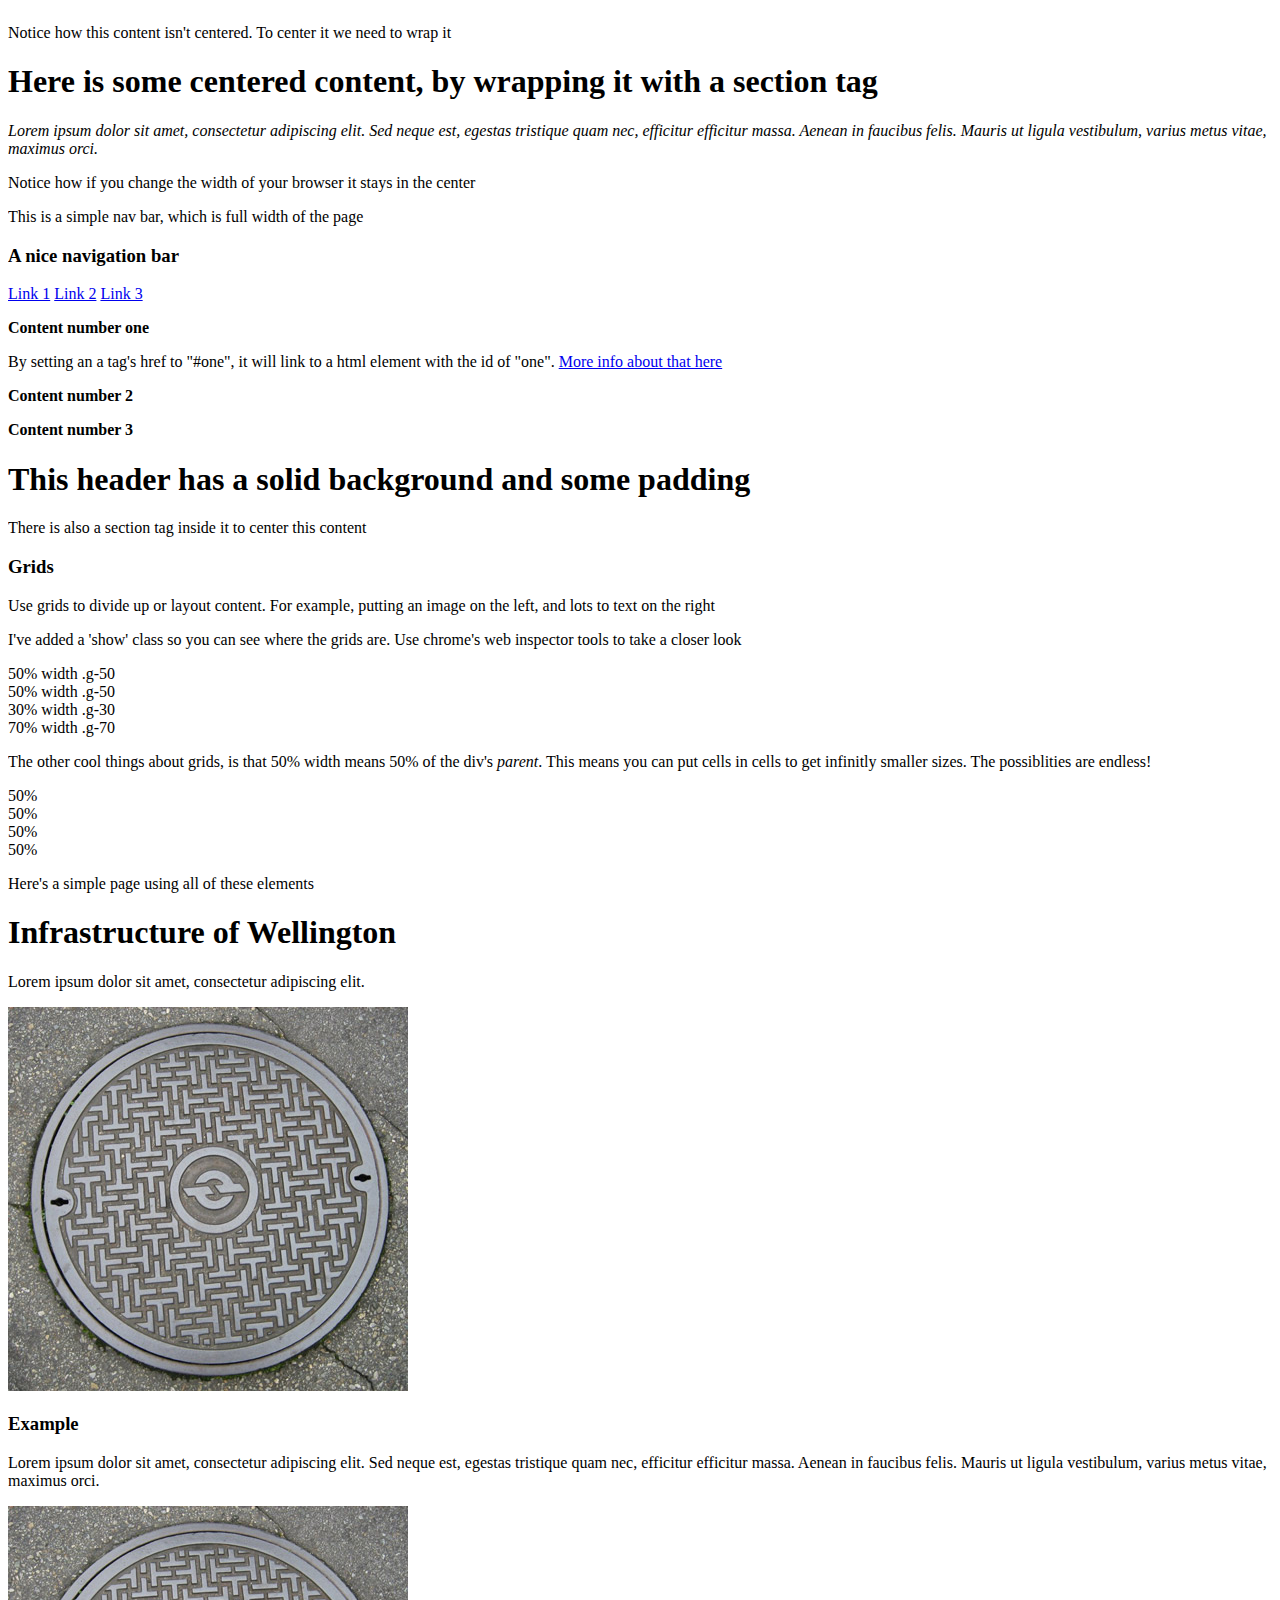
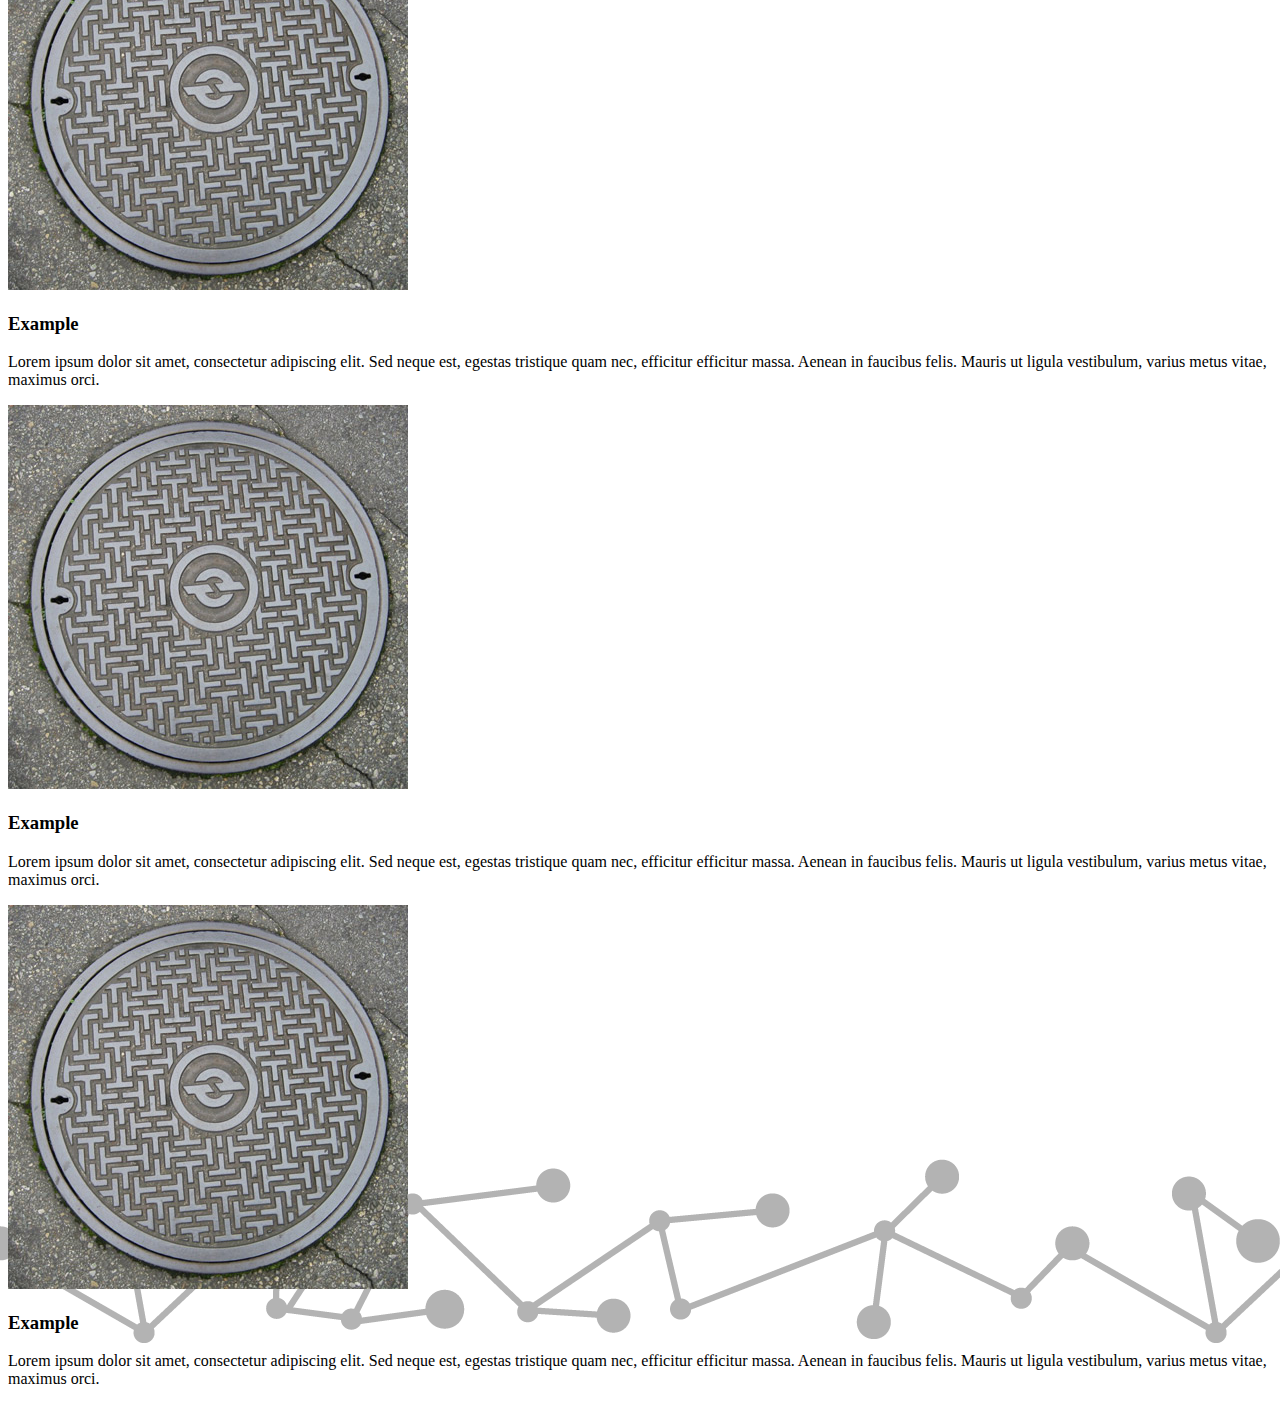
<file: index.html>
<!DOCTYPE HTML>

<html>

<head>
	<meta http-equiv="Content-Type" content="text/html; charset=UTF-8" />
	<title>Your Website</title>
	<link rel="stylesheet" type="text/css" href="css/style.css">
</head>

<body>

<p>Notice how this content isn't centered. To center it we need to wrap it</p>

	<section>
		<h1>Here is some centered content, by wrapping it with a section tag</h1>
		<p><em>Lorem ipsum dolor sit amet, consectetur adipiscing elit. Sed neque est, egestas tristique quam nec, efficitur efficitur massa. Aenean in faucibus felis. Mauris ut ligula vestibulum, varius metus vitae, maximus orci. </em></p>

		<p>Notice how if you change the width of your browser it stays in the center</p>
	</section>

	<section>
		<p>This is a simple nav bar, which is full width of the page</p>
	</section>
	<nav>
		<h3>A nice navigation bar</h3>
		<a href="#one">Link 1</a>
		<a href="#two">Link 2</a>
		<a href="#three">Link 3</a>
	</nav>

	<section id="one">
		<p><strong>Content number one</strong></p>
		<p>By setting an a tag's href to "#one", it will link to a html element with the id of "one". <a href="https://css-tricks.com/hash-tag-links-padding/">More info about that here</a></p>
	</section>

	<section id="two">
		<p><strong>Content number 2</strong></p>
	</section>

	<section id="three">
		<p><strong>Content number 3</strong></p>
	</section>

	<header>
		<section>
			<h1>This header has a solid background and some padding</h1>
			<p>There is also a section tag inside it to center this content</p>
		</section>
	</header>

	

	<section>
		<h3>Grids</h3>

		<p>Use grids to divide up or layout content. For example, putting an image on the left, and lots to text on the right</p>

		<p>I've added a 'show' class so you can see where the grids are. Use chrome's web inspector tools to take a closer look</p>


		<div class="g-row show"> <!--first wrap all grid cells in a g-row-->
			<div class="g-50 show">
				50% width .g-50
			</div>
			<div class="g-50 show">
				50% width .g-50
			</div>

			<div class="g-30 show">
				30% width .g-30
			</div>

			<div class="g-70 show">
				70% width .g-70
			</div>
		</div>

		<p>The other cool things about grids, is that 50% width means 50% of the div's <em>parent</em>. This means you can put cells in cells to get infinitly smaller sizes. The possiblities are endless!</p>

		<div class="g-row show"> <!--first wrap all grid cells in a g-row-->
			<div class="g-50 show">
				<div class="g-50 show">
					<div class="g-50 show">
						50%
					</div>
					<div class="g-50 show">
						50%
					</div>
				</div>
				<div class="g-50 show">
					50%
				</div>
			</div>
			<div class="g-50 show">
				50%
			</div>
		</div>

		<p>Here's a simple page using all of these elements</p>
	</section>

	<header>
		<section>
			<h1>Infrastructure of Wellington</h1>
			<p>Lorem ipsum dolor sit amet, consectetur adipiscing elit.</p>
		</section>
	</header>

	<section>
		<div class="g-row">
			<div class="g-30">
				<img src="img/cover.jpg">
			</div>
			<div class="g-70 padded">
				<h3>Example</h3>
				<p>Lorem ipsum dolor sit amet, consectetur adipiscing elit. Sed neque est, egestas tristique quam nec, efficitur efficitur massa. Aenean in faucibus felis. Mauris ut ligula vestibulum, varius metus vitae, maximus orci.</p>
			</div>
		</div>

		<div class="g-row">
			<div class="g-30">
				<img src="img/cover.jpg">
			</div>
			<div class="g-70 padded">
				<h3>Example</h3>
				<p>Lorem ipsum dolor sit amet, consectetur adipiscing elit. Sed neque est, egestas tristique quam nec, efficitur efficitur massa. Aenean in faucibus felis. Mauris ut ligula vestibulum, varius metus vitae, maximus orci.</p>
			</div>
		</div>

		<div class="g-row">
			<div class="g-30">
				<img src="img/cover.jpg">
			</div>
			<div class="g-70 padded">
				<h3>Example</h3>
				<p>Lorem ipsum dolor sit amet, consectetur adipiscing elit. Sed neque est, egestas tristique quam nec, efficitur efficitur massa. Aenean in faucibus felis. Mauris ut ligula vestibulum, varius metus vitae, maximus orci.</p>
			</div>
		</div>

		<div class="g-row">
			<div class="g-30">
				<img src="img/cover.jpg">
			</div>
			<div class="g-70 padded">
				<h3>Example</h3>
				<p>Lorem ipsum dolor sit amet, consectetur adipiscing elit. Sed neque est, egestas tristique quam nec, efficitur efficitur massa. Aenean in faucibus felis. Mauris ut ligula vestibulum, varius metus vitae, maximus orci.</p>
			</div>
		</div>
	</section>

</body>

</html>
</file>
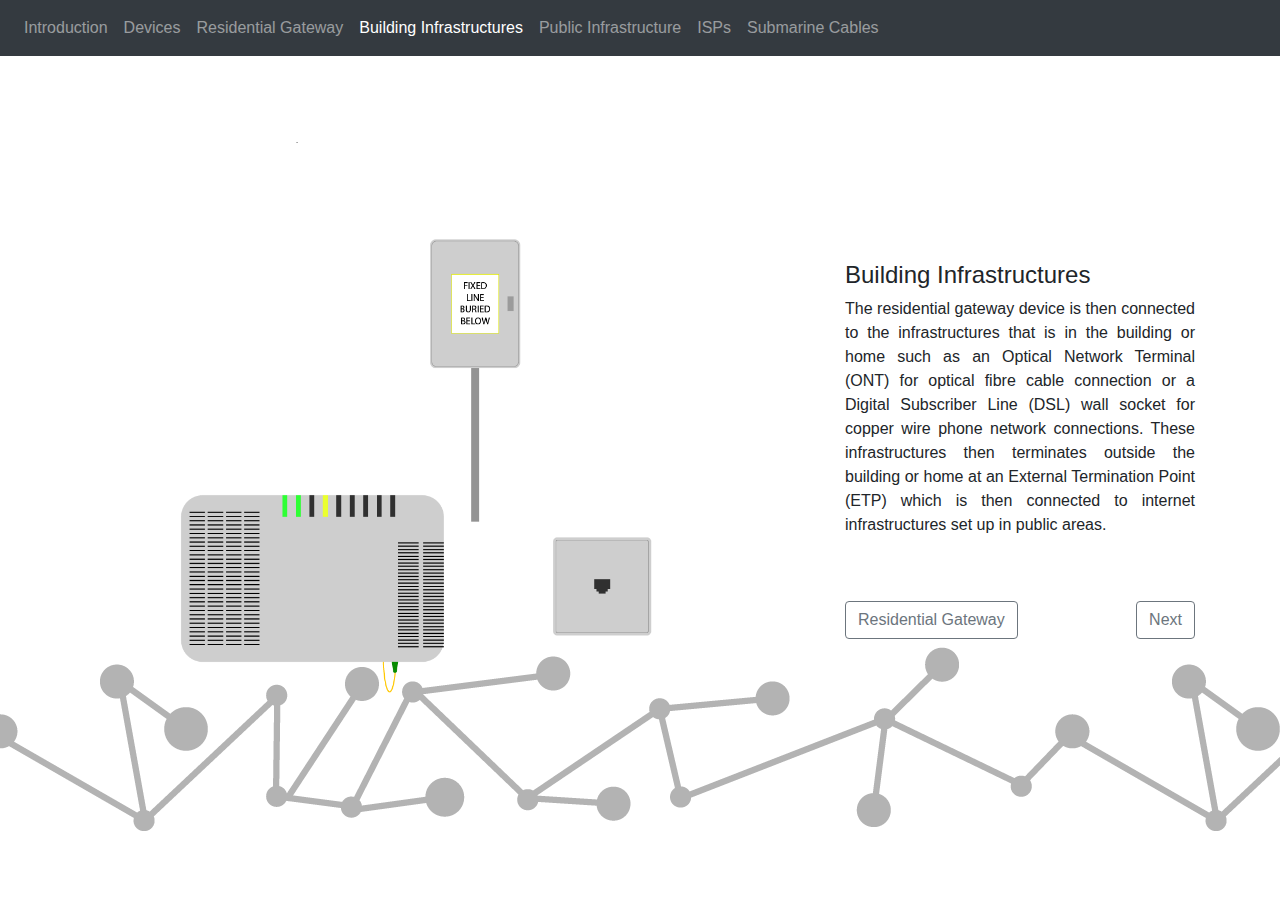
<file: building.html>
<!doctype html>
<html lang="en">

<head>
  <!-- Required meta tags -->
  <meta charset="utf-8">
  <meta name="viewport" content="width=device-width, initial-scale=1, shrink-to-fit=no">

  <!-- Bootstrap CSS -->
  <link rel="stylesheet" href="https://stackpath.bootstrapcdn.com/bootstrap/4.3.1/css/bootstrap.min.css" integrity="sha384-ggOyR0iXCbMQv3Xipma34MD+dH/1fQ784/j6cY/iJTQUOhcWr7x9JvoRxT2MZw1T" crossorigin="anonymous">

  <link rel="stylesheet" href="css/style.css">

  <title>Internet Infrastructure in Wellington</title>
</head>

<body>
  <nav class="navbar navbar-expand-md navbar-dark fixed-top bg-dark">
    <button class="navbar-toggler" type="button" data-toggle="collapse" data-target="#navbarCollapse" aria-controls="navbarCollapse" aria-expanded="false" aria-label="Toggle navigation">
      <span class="navbar-toggler-icon"></span>
    </button>
    <div class="collapse navbar-collapse" id="navbarCollapse">
      <ul class="navbar-nav mr-auto">
        <li class="nav-item">
          <a class="nav-link" href="index.html">Introduction</a>
        </li>
        <li class="nav-item">
          <a class="nav-link" href="device.html">Devices</a>
        </li>
        <li class="nav-item">
          <a class="nav-link" href="gateway.html">Residential Gateway</a>
        </li>
        <li class="nav-item">
          <a class="nav-link active" href="building.html">Building Infrastructures</a>
        </li>
        <li class="nav-item">
          <a class="nav-link" href="public.html">Public Infrastructure</a>
        </li>
        <li class="nav-item">
          <a class="nav-link" href="isp.html">ISPs</a>
        </li>
        <li class="nav-item">
          <a class="nav-link" href="cable.html">Submarine Cables</a>
        </li>
      </ul>
    </div>
  </nav>

  <main role="main">
    <div class="container mx-auto">

      <div class="row min-vh-100">
        <span id="homefix"></span>
        <div class="col-8 my-auto"><img src="img/homefix.png" class="img-fluid" alt="Fixed Line Point"></div>
        <div class="col-4 my-auto">
          <h4 class="text-left">Building Infrastructures</h4>
          <p class="text-justify">The residential gateway device is then connected to the infrastructures that is in the building or home such as an Optical Network Terminal (ONT) for optical fibre cable connection or a Digital Subscriber Line (DSL)
            wall socket for copper wire phone network connections. These infrastructures then terminates outside the building or home at an External Termination Point (ETP) which is then connected to internet infrastructures set up in public areas.</p>
          <br />
          <br />
          <a class="btn btn-outline-secondary float-left" href="gateway.html" role="button">Residential Gateway</a>
          <a class="btn btn-outline-secondary float-right" href="public.html" role="button">Next</a>
        </div>
      </div>

    </div>
  </main>

  <!-- Optional JavaScript -->
  <!-- jQuery first, then Popper.js, then Bootstrap JS -->
  <script src="https://code.jquery.com/jquery-3.3.1.slim.min.js" integrity="sha384-q8i/X+965DzO0rT7abK41JStQIAqVgRVzpbzo5smXKp4YfRvH+8abtTE1Pi6jizo" crossorigin="anonymous"></script>
  <script src="https://cdnjs.cloudflare.com/ajax/libs/popper.js/1.14.7/umd/popper.min.js" integrity="sha384-UO2eT0CpHqdSJQ6hJty5KVphtPhzWj9WO1clHTMGa3JDZwrnQq4sF86dIHNDz0W1" crossorigin="anonymous"></script>
  <script src="https://stackpath.bootstrapcdn.com/bootstrap/4.3.1/js/bootstrap.min.js" integrity="sha384-JjSmVgyd0p3pXB1rRibZUAYoIIy6OrQ6VrjIEaFf/nJGzIxFDsf4x0xIM+B07jRM" crossorigin="anonymous"></script>
</body>

</html>
</file>
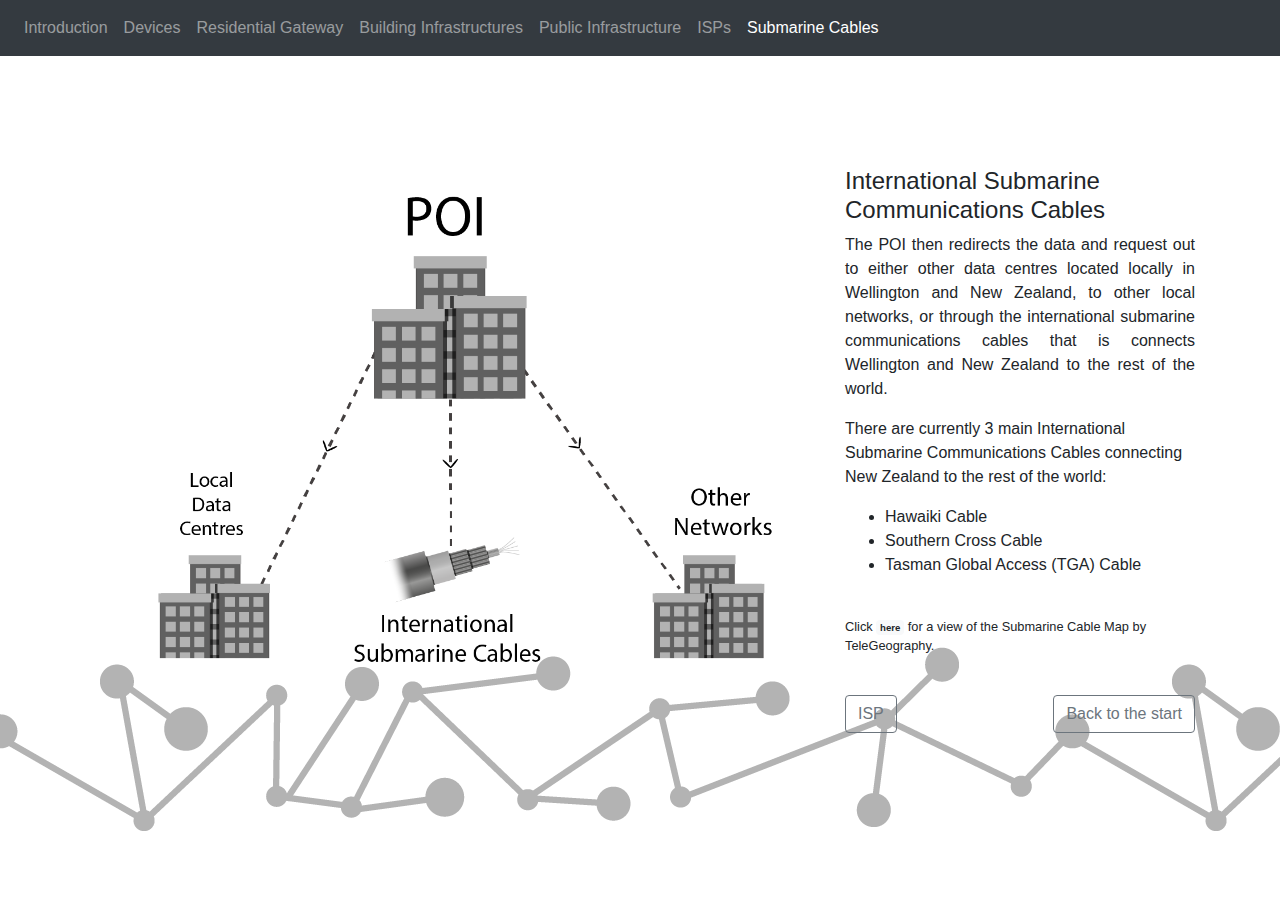
<file: cable.html>
<!doctype html>
<html lang="en">

<head>
  <!-- Required meta tags -->
  <meta charset="utf-8">
  <meta name="viewport" content="width=device-width, initial-scale=1, shrink-to-fit=no">

  <!-- Bootstrap CSS -->
  <link rel="stylesheet" href="https://stackpath.bootstrapcdn.com/bootstrap/4.3.1/css/bootstrap.min.css" integrity="sha384-ggOyR0iXCbMQv3Xipma34MD+dH/1fQ784/j6cY/iJTQUOhcWr7x9JvoRxT2MZw1T" crossorigin="anonymous">

  <link rel="stylesheet" href="css/style.css">

  <title>Internet Infrastructure in Wellington</title>
</head>

<body>
  <nav class="navbar navbar-expand-md navbar-dark fixed-top bg-dark">
    <button class="navbar-toggler" type="button" data-toggle="collapse" data-target="#navbarCollapse" aria-controls="navbarCollapse" aria-expanded="false" aria-label="Toggle navigation">
      <span class="navbar-toggler-icon"></span>
    </button>
    <div class="collapse navbar-collapse" id="navbarCollapse">
      <ul class="navbar-nav mr-auto">
        <li class="nav-item">
          <a class="nav-link" href="index.html">Introduction</a>
        </li>
        <li class="nav-item">
          <a class="nav-link" href="device.html">Devices</a>
        </li>
        <li class="nav-item">
          <a class="nav-link" href="gateway.html">Residential Gateway</a>
        </li>
        <li class="nav-item">
          <a class="nav-link" href="building.html">Building Infrastructures</a>
        </li>
        <li class="nav-item">
          <a class="nav-link" href="public.html">Public Infrastructure</a>
        </li>
        <li class="nav-item">
          <a class="nav-link" href="isp.html">ISPs</a>
        </li>
        <li class="nav-item">
          <a class="nav-link active" href="cable.html">Submarine Cables</a>
        </li>
      </ul>
    </div>
  </nav>
  <main role="main">
    <div class="container mx-auto">

      <div class="row min-vh-100">
        <span id="cables"></span>
        <div class="col-8 my-auto"><img src="img/cables.png" class="img-fluid" alt="Submarine Cables"></div>
        <div class="col-4 my-auto">
          <h4 class="text-left">International Submarine Communications Cables</h4>
          <p class="text-justify">The POI then redirects the data and request out to either other data centres located locally in Wellington and New Zealand, to other local networks, or through the international submarine communications cables that
            is connects Wellington and New Zealand to the rest of the world.</p>
          <p>There are currently 3 main International Submarine Communications Cables connecting New Zealand to the rest of the world:</p>
          <ul>
            <li>Hawaiki Cable</li>
            <li>Southern Cross Cable</li>
            <li>Tasman Global Access (TGA) Cable</li>
          </ul>
          <br />
          <small>
            <p>Click <a href="https://www.submarinecablemap.com/" class="badge badge-light" target="_blank">here</a> for a view of the Submarine Cable Map by TeleGeography. </p>
          </small>
          <br />
          <a class="btn btn-outline-secondary float-left" href="isp.html" role="button">ISP</a>
          <a class="btn btn-outline-secondary float-right" href="index.html" role="button">Back to the start</a>
        </div>
      </div>
    </div>
  </main>

  <!-- Optional JavaScript -->
  <!-- jQuery first, then Popper.js, then Bootstrap JS -->
  <script src="https://code.jquery.com/jquery-3.3.1.slim.min.js" integrity="sha384-q8i/X+965DzO0rT7abK41JStQIAqVgRVzpbzo5smXKp4YfRvH+8abtTE1Pi6jizo" crossorigin="anonymous"></script>
  <script src="https://cdnjs.cloudflare.com/ajax/libs/popper.js/1.14.7/umd/popper.min.js" integrity="sha384-UO2eT0CpHqdSJQ6hJty5KVphtPhzWj9WO1clHTMGa3JDZwrnQq4sF86dIHNDz0W1" crossorigin="anonymous"></script>
  <script src="https://stackpath.bootstrapcdn.com/bootstrap/4.3.1/js/bootstrap.min.js" integrity="sha384-JjSmVgyd0p3pXB1rRibZUAYoIIy6OrQ6VrjIEaFf/nJGzIxFDsf4x0xIM+B07jRM" crossorigin="anonymous"></script>
</body>

</html>
</file>
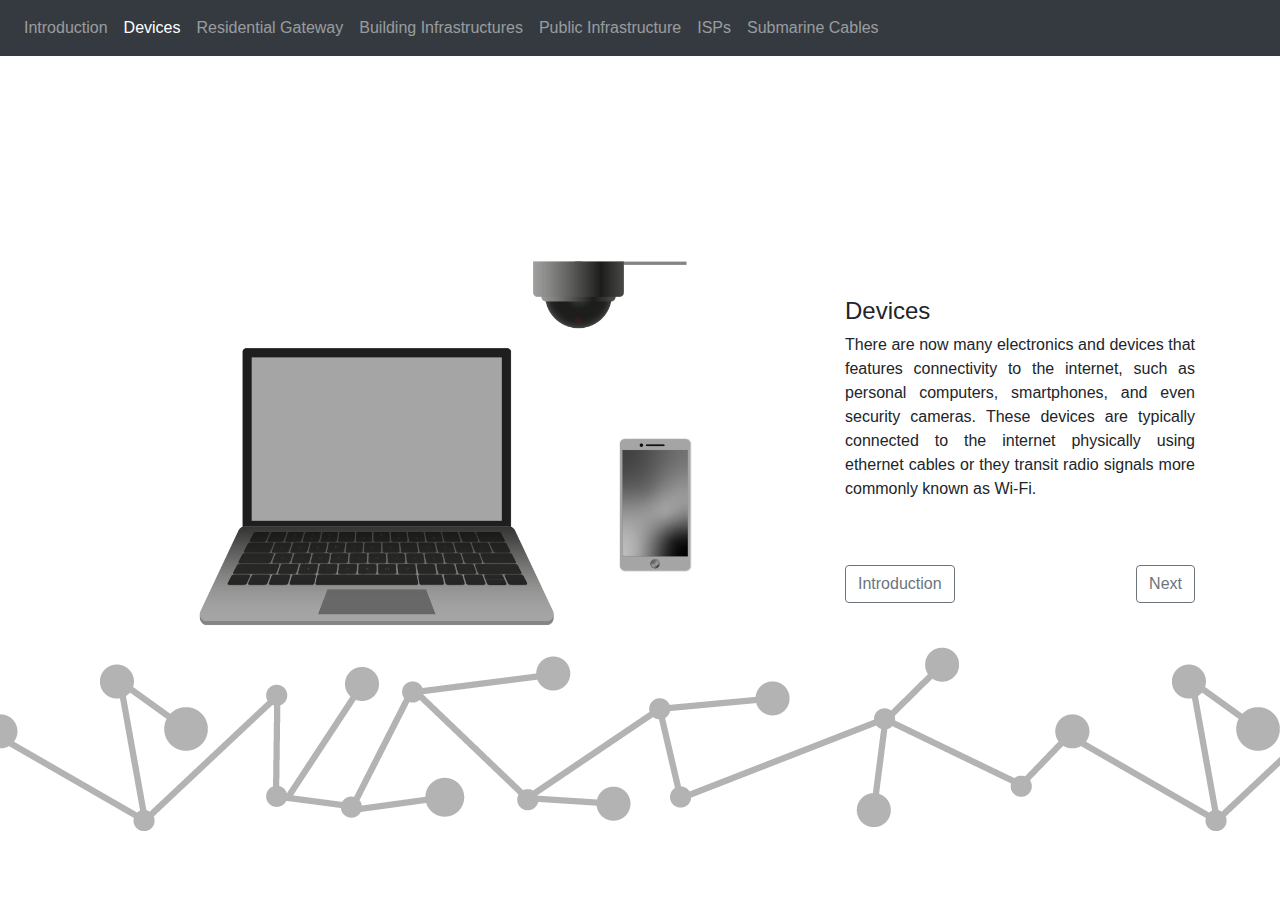
<file: device.html>
<!doctype html>
<html lang="en">

<head>
  <!-- Required meta tags -->
  <meta charset="utf-8">
  <meta name="viewport" content="width=device-width, initial-scale=1, shrink-to-fit=no">

  <!-- Bootstrap CSS -->
  <link rel="stylesheet" href="https://stackpath.bootstrapcdn.com/bootstrap/4.3.1/css/bootstrap.min.css" integrity="sha384-ggOyR0iXCbMQv3Xipma34MD+dH/1fQ784/j6cY/iJTQUOhcWr7x9JvoRxT2MZw1T" crossorigin="anonymous">

  <link rel="stylesheet" href="css/style.css">

  <title>Internet Infrastructure in Wellington</title>
</head>

<body>
  <nav class="navbar navbar-expand-md navbar-dark fixed-top bg-dark">
    <button class="navbar-toggler" type="button" data-toggle="collapse" data-target="#navbarCollapse" aria-controls="navbarCollapse" aria-expanded="false" aria-label="Toggle navigation">
      <span class="navbar-toggler-icon"></span>
    </button>
    <div class="collapse navbar-collapse" id="navbarCollapse">
      <ul class="navbar-nav mr-auto">
        <li class="nav-item">
          <a class="nav-link" href="index.html">Introduction</a>
        </li>
        <li class="nav-item">
          <a class="nav-link active" href="device.html">Devices</a>
        </li>
        <li class="nav-item">
          <a class="nav-link" href="gateway.html">Residential Gateway</a>
        </li>
        <li class="nav-item">
          <a class="nav-link" href="building.html">Building Infrastructures</a>
        </li>
        <li class="nav-item">
          <a class="nav-link" href="public.html">Public Infrastructure</a>
        </li>
        <li class="nav-item">
          <a class="nav-link" href="isp.html">ISPs</a>
        </li>
        <li class="nav-item">
          <a class="nav-link" href="cable.html">Submarine Cables</a>
        </li>
      </ul>
    </div>
  </nav>

  <main role="main">
    <div class="container mx-auto">

      <div class="row min-vh-100">
        <span id="devices"></span>
        <div class="col-8 my-auto"><img src="img/device.png" class="img-fluid" alt="Devices"></div>
        <div class="col-4 my-auto">
          <h4 class="text-left">Devices</h4>
          <p class="text-justify">There are now many electronics and devices that features connectivity to the internet, such as personal computers, smartphones, and even security cameras. These devices are typically connected to the internet
            physically using ethernet cables or they transit radio signals more commonly known as Wi-Fi.</p>
          <br />
          <br />
          <a class="btn btn-outline-secondary float-left" href="index.html" role="button">Introduction</a>
          <a class="btn btn-outline-secondary float-right" href="gateway.html" role="button">Next</a>
        </div>
      </div>
    </div>
  </main>

  <!-- Optional JavaScript -->
  <!-- jQuery first, then Popper.js, then Bootstrap JS -->
  <script src="https://code.jquery.com/jquery-3.3.1.slim.min.js" integrity="sha384-q8i/X+965DzO0rT7abK41JStQIAqVgRVzpbzo5smXKp4YfRvH+8abtTE1Pi6jizo" crossorigin="anonymous"></script>
  <script src="https://cdnjs.cloudflare.com/ajax/libs/popper.js/1.14.7/umd/popper.min.js" integrity="sha384-UO2eT0CpHqdSJQ6hJty5KVphtPhzWj9WO1clHTMGa3JDZwrnQq4sF86dIHNDz0W1" crossorigin="anonymous"></script>
  <script src="https://stackpath.bootstrapcdn.com/bootstrap/4.3.1/js/bootstrap.min.js" integrity="sha384-JjSmVgyd0p3pXB1rRibZUAYoIIy6OrQ6VrjIEaFf/nJGzIxFDsf4x0xIM+B07jRM" crossorigin="anonymous"></script>
</body>

</html>
</file>
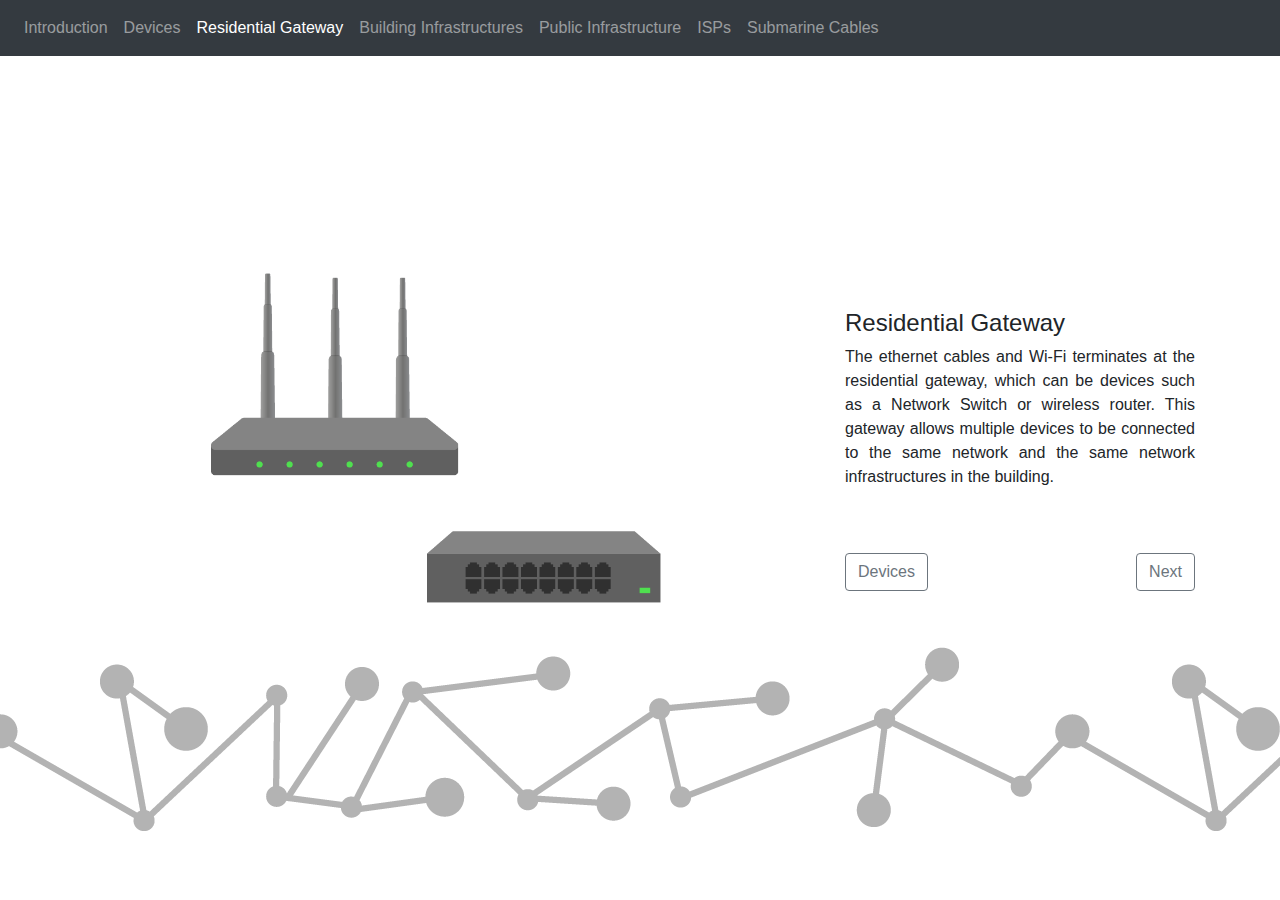
<file: gateway.html>
<!doctype html>
<html lang="en">

<head>
  <!-- Required meta tags -->
  <meta charset="utf-8">
  <meta name="viewport" content="width=device-width, initial-scale=1, shrink-to-fit=no">

  <!-- Bootstrap CSS -->
  <link rel="stylesheet" href="https://stackpath.bootstrapcdn.com/bootstrap/4.3.1/css/bootstrap.min.css" integrity="sha384-ggOyR0iXCbMQv3Xipma34MD+dH/1fQ784/j6cY/iJTQUOhcWr7x9JvoRxT2MZw1T" crossorigin="anonymous">

  <link rel="stylesheet" href="css/style.css">

  <title>Internet Infrastructure in Wellington</title>
</head>

<body>
  <nav class="navbar navbar-expand-md navbar-dark fixed-top bg-dark">
    <button class="navbar-toggler" type="button" data-toggle="collapse" data-target="#navbarCollapse" aria-controls="navbarCollapse" aria-expanded="false" aria-label="Toggle navigation">
      <span class="navbar-toggler-icon"></span>
    </button>
    <div class="collapse navbar-collapse" id="navbarCollapse">
      <ul class="navbar-nav mr-auto">
        <li class="nav-item">
          <a class="nav-link" href="index.html">Introduction</a>
        </li>
        <li class="nav-item">
          <a class="nav-link" href="device.html">Devices</a>
        </li>
        <li class="nav-item">
          <a class="nav-link active" href="gateway.html">Residential Gateway</a>
        </li>
        <li class="nav-item">
          <a class="nav-link" href="building.html">Building Infrastructures</a>
        </li>
        <li class="nav-item">
          <a class="nav-link" href="public.html">Public Infrastructure</a>
        </li>
        <li class="nav-item">
          <a class="nav-link" href="isp.html">ISPs</a>
        </li>
        <li class="nav-item">
          <a class="nav-link" href="cable.html">Submarine Cables</a>
        </li>
      </ul>
    </div>
  </nav>

  <main role="main">
    <div class="container mx-auto">

      <div class="row min-vh-100">
        <span id="resgate"></span>
        <div class="col-8 my-auto"><img src="img/resgate.png" class="img-fluid" alt="Residential Gateway"></div>
        <div class="col-4 my-auto">
          <h4 class="text-left">Residential Gateway</h4>
          <p class="text-justify">The ethernet cables and Wi-Fi terminates at the residential gateway, which can be devices such as a Network Switch or wireless router. This gateway allows multiple devices to be connected to the same network and the
            same network infrastructures in the building.</p>
          <br />
          <br />
          <a class="btn btn-outline-secondary float-left" href="device.html" role="button">Devices</a>
          <a class="btn btn-outline-secondary float-right" href="building.html" role="button">Next</a>
        </div>
      </div>


    </div>
  </main>

  <!-- Optional JavaScript -->
  <!-- jQuery first, then Popper.js, then Bootstrap JS -->
  <script src="https://code.jquery.com/jquery-3.3.1.slim.min.js" integrity="sha384-q8i/X+965DzO0rT7abK41JStQIAqVgRVzpbzo5smXKp4YfRvH+8abtTE1Pi6jizo" crossorigin="anonymous"></script>
  <script src="https://cdnjs.cloudflare.com/ajax/libs/popper.js/1.14.7/umd/popper.min.js" integrity="sha384-UO2eT0CpHqdSJQ6hJty5KVphtPhzWj9WO1clHTMGa3JDZwrnQq4sF86dIHNDz0W1" crossorigin="anonymous"></script>
  <script src="https://stackpath.bootstrapcdn.com/bootstrap/4.3.1/js/bootstrap.min.js" integrity="sha384-JjSmVgyd0p3pXB1rRibZUAYoIIy6OrQ6VrjIEaFf/nJGzIxFDsf4x0xIM+B07jRM" crossorigin="anonymous"></script>
</body>

</html>
</file>
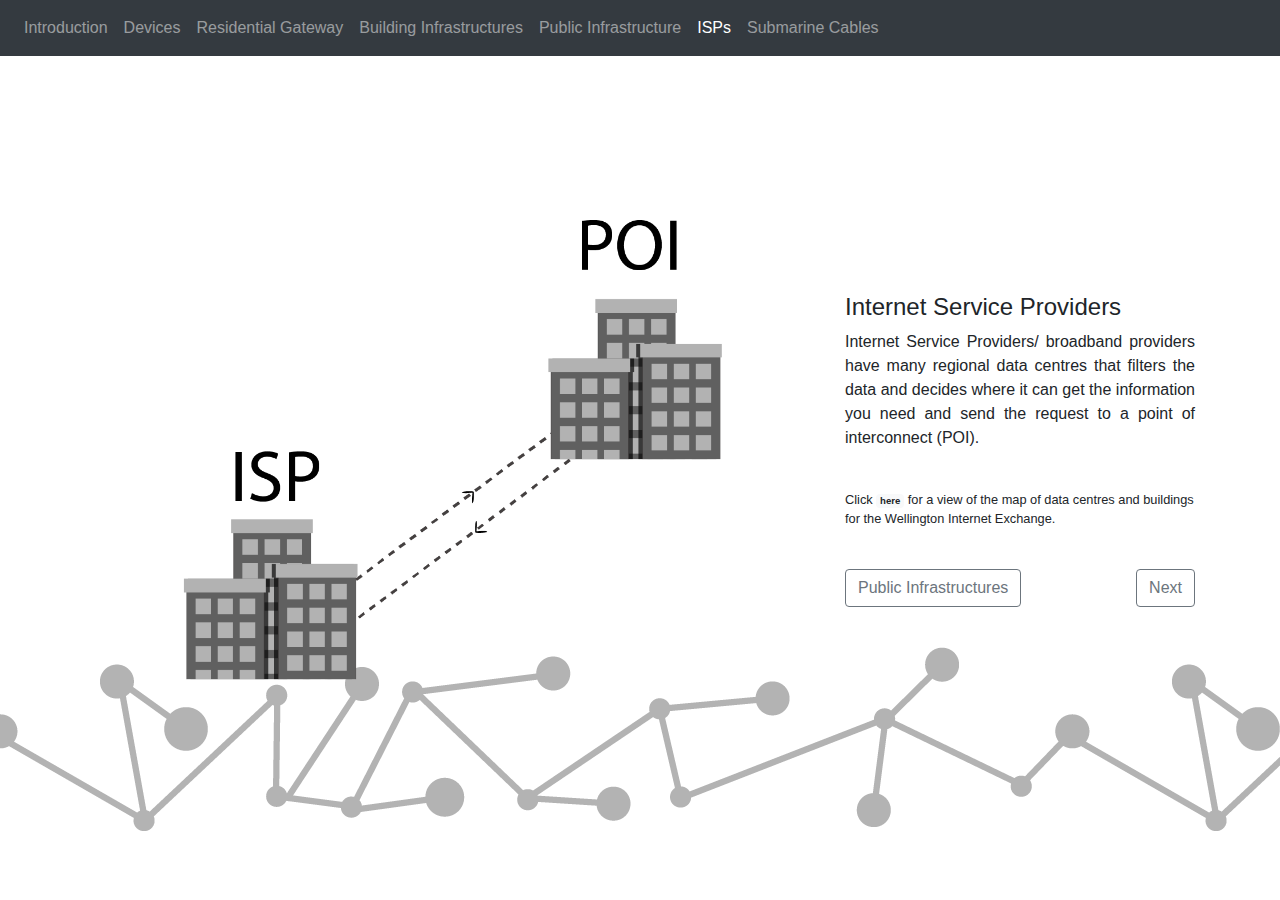
<file: isp.html>
<!doctype html>
<html lang="en">

<head>
  <!-- Required meta tags -->
  <meta charset="utf-8">
  <meta name="viewport" content="width=device-width, initial-scale=1, shrink-to-fit=no">

  <!-- Bootstrap CSS -->
  <link rel="stylesheet" href="https://stackpath.bootstrapcdn.com/bootstrap/4.3.1/css/bootstrap.min.css" integrity="sha384-ggOyR0iXCbMQv3Xipma34MD+dH/1fQ784/j6cY/iJTQUOhcWr7x9JvoRxT2MZw1T" crossorigin="anonymous">

  <link rel="stylesheet" href="css/style.css">

  <title>Internet Infrastructure in Wellington</title>
</head>

<body>
  <nav class="navbar navbar-expand-md navbar-dark fixed-top bg-dark">
    <button class="navbar-toggler" type="button" data-toggle="collapse" data-target="#navbarCollapse" aria-controls="navbarCollapse" aria-expanded="false" aria-label="Toggle navigation">
      <span class="navbar-toggler-icon"></span>
    </button>
    <div class="collapse navbar-collapse" id="navbarCollapse">
      <ul class="navbar-nav mr-auto">
        <li class="nav-item">
          <a class="nav-link" href="index.html">Introduction</a>
        </li>
        <li class="nav-item">
          <a class="nav-link" href="device.html">Devices</a>
        </li>
        <li class="nav-item">
          <a class="nav-link" href="gateway.html">Residential Gateway</a>
        </li>
        <li class="nav-item">
          <a class="nav-link" href="building.html">Building Infrastructures</a>
        </li>
        <li class="nav-item">
          <a class="nav-link" href="public.html">Public Infrastructure</a>
        </li>
        <li class="nav-item">
          <a class="nav-link active" href="isp.html">ISPs</a>
        </li>
        <li class="nav-item">
          <a class="nav-link" href="cable.html">Submarine Cables</a>
        </li>
      </ul>
    </div>
  </nav>

  <main role="main">
    <div class="container mx-auto">


      <div class="row min-vh-100">
        <span id="isp"></span>
        <div class="col-8 my-auto"><img src="img/isp.png" class="img-fluid" alt="ISP"></div>
        <div class="col-4 my-auto">
          <h4 class="text-left">Internet Service Providers</h4>
          <p class="text-justify">Internet Service Providers/ broadband providers have many regional data centres that filters the data and decides where it can get the information you need and send the request to a point of interconnect (POI).</p>
          <br />
          <small>
            <p>Click <a href="https://www.google.com/maps/d/viewer?mid=1MDcmqmhRxKCGTYsG9xktBXQGHpI&ll=-41.305552850058604%2C174.80198671386722&z=13" class="badge badge-light" target="_blank">here</a> for a view of the map of data centres and
              buildings for the Wellington Internet Exchange. </p>
          </small>
          <br />
          <a class="btn btn-outline-secondary float-left" href="public.html" role="button">Public Infrastructures</a>
          <a class="btn btn-outline-secondary float-right" href="cable.html" role="button">Next</a>
        </div>
      </div>

    </div>
  </main>

  <!-- Optional JavaScript -->
  <!-- jQuery first, then Popper.js, then Bootstrap JS -->
  <script src="https://code.jquery.com/jquery-3.3.1.slim.min.js" integrity="sha384-q8i/X+965DzO0rT7abK41JStQIAqVgRVzpbzo5smXKp4YfRvH+8abtTE1Pi6jizo" crossorigin="anonymous"></script>
  <script src="https://cdnjs.cloudflare.com/ajax/libs/popper.js/1.14.7/umd/popper.min.js" integrity="sha384-UO2eT0CpHqdSJQ6hJty5KVphtPhzWj9WO1clHTMGa3JDZwrnQq4sF86dIHNDz0W1" crossorigin="anonymous"></script>
  <script src="https://stackpath.bootstrapcdn.com/bootstrap/4.3.1/js/bootstrap.min.js" integrity="sha384-JjSmVgyd0p3pXB1rRibZUAYoIIy6OrQ6VrjIEaFf/nJGzIxFDsf4x0xIM+B07jRM" crossorigin="anonymous"></script>
</body>

</html>
</file>
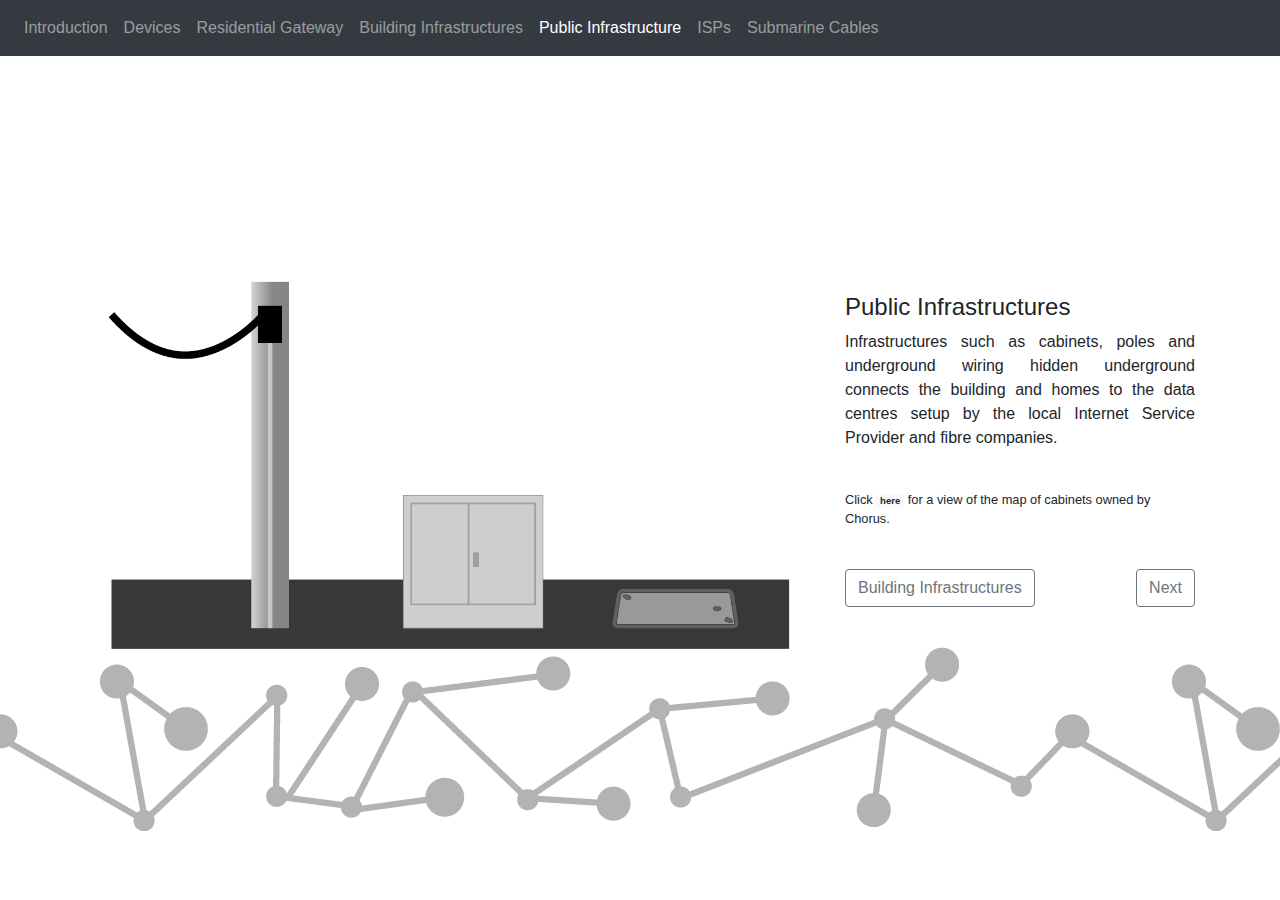
<file: public.html>
<!doctype html>
<html lang="en">

<head>
  <!-- Required meta tags -->
  <meta charset="utf-8">
  <meta name="viewport" content="width=device-width, initial-scale=1, shrink-to-fit=no">

  <!-- Bootstrap CSS -->
  <link rel="stylesheet" href="https://stackpath.bootstrapcdn.com/bootstrap/4.3.1/css/bootstrap.min.css" integrity="sha384-ggOyR0iXCbMQv3Xipma34MD+dH/1fQ784/j6cY/iJTQUOhcWr7x9JvoRxT2MZw1T" crossorigin="anonymous">

  <link rel="stylesheet" href="css/style.css">

  <title>Internet Infrastructure in Wellington</title>
</head>

<body>
  <nav class="navbar navbar-expand-md navbar-dark fixed-top bg-dark">
    <button class="navbar-toggler" type="button" data-toggle="collapse" data-target="#navbarCollapse" aria-controls="navbarCollapse" aria-expanded="false" aria-label="Toggle navigation">
      <span class="navbar-toggler-icon"></span>
    </button>
    <div class="collapse navbar-collapse" id="navbarCollapse">
      <ul class="navbar-nav mr-auto">
        <li class="nav-item">
          <a class="nav-link" href="index.html">Introduction</a>
        </li>
        <li class="nav-item">
          <a class="nav-link" href="device.html">Devices</a>
        </li>
        <li class="nav-item">
          <a class="nav-link" href="gateway.html">Residential Gateway</a>
        </li>
        <li class="nav-item">
          <a class="nav-link" href="building.html">Building Infrastructures</a>
        </li>
        <li class="nav-item">
          <a class="nav-link active" href="public.html">Public Infrastructure</a>
        </li>
        <li class="nav-item">
          <a class="nav-link" href="isp.html">ISPs</a>
        </li>
        <li class="nav-item">
          <a class="nav-link" href="cable.html">Submarine Cables</a>
        </li>
      </ul>
    </div>
  </nav>

  <main role="main">
    <div class="container mx-auto">

      <div class="row min-vh-100">
        <span id="pubinfra"></span>
        <div class="col-8 my-auto"><img src="img/pubinfra.png" class="img-fluid" alt="Public Infrastructure"></div>
        <div class="col-4 my-auto">
          <h4 class="text-left">Public Infrastructures</h4>
          <p class="text-justify">Infrastructures such as cabinets, poles and underground wiring hidden underground connects the building and homes to the data centres setup by the local Internet Service Provider and fibre companies.</p>
          <br />
          <small>
            <p>Click <a href="https://gis.geek.nz/chorus" class="badge badge-light" target="_blank">here</a> for a view of the map of cabinets owned by
              Chorus. </p>
          </small>
          <br />
          <a class="btn btn-outline-secondary float-left" href="building.html" role="button">Building Infrastructures</a>
          <a class="btn btn-outline-secondary float-right" href="isp.html" role="button">Next</a>
        </div>
      </div>

    </div>
  </main>

  <!-- Optional JavaScript -->
  <!-- jQuery first, then Popper.js, then Bootstrap JS -->
  <script src="https://code.jquery.com/jquery-3.3.1.slim.min.js" integrity="sha384-q8i/X+965DzO0rT7abK41JStQIAqVgRVzpbzo5smXKp4YfRvH+8abtTE1Pi6jizo" crossorigin="anonymous"></script>
  <script src="https://cdnjs.cloudflare.com/ajax/libs/popper.js/1.14.7/umd/popper.min.js" integrity="sha384-UO2eT0CpHqdSJQ6hJty5KVphtPhzWj9WO1clHTMGa3JDZwrnQq4sF86dIHNDz0W1" crossorigin="anonymous"></script>
  <script src="https://stackpath.bootstrapcdn.com/bootstrap/4.3.1/js/bootstrap.min.js" integrity="sha384-JjSmVgyd0p3pXB1rRibZUAYoIIy6OrQ6VrjIEaFf/nJGzIxFDsf4x0xIM+B07jRM" crossorigin="anonymous"></script>
</body>

</html>
</file>
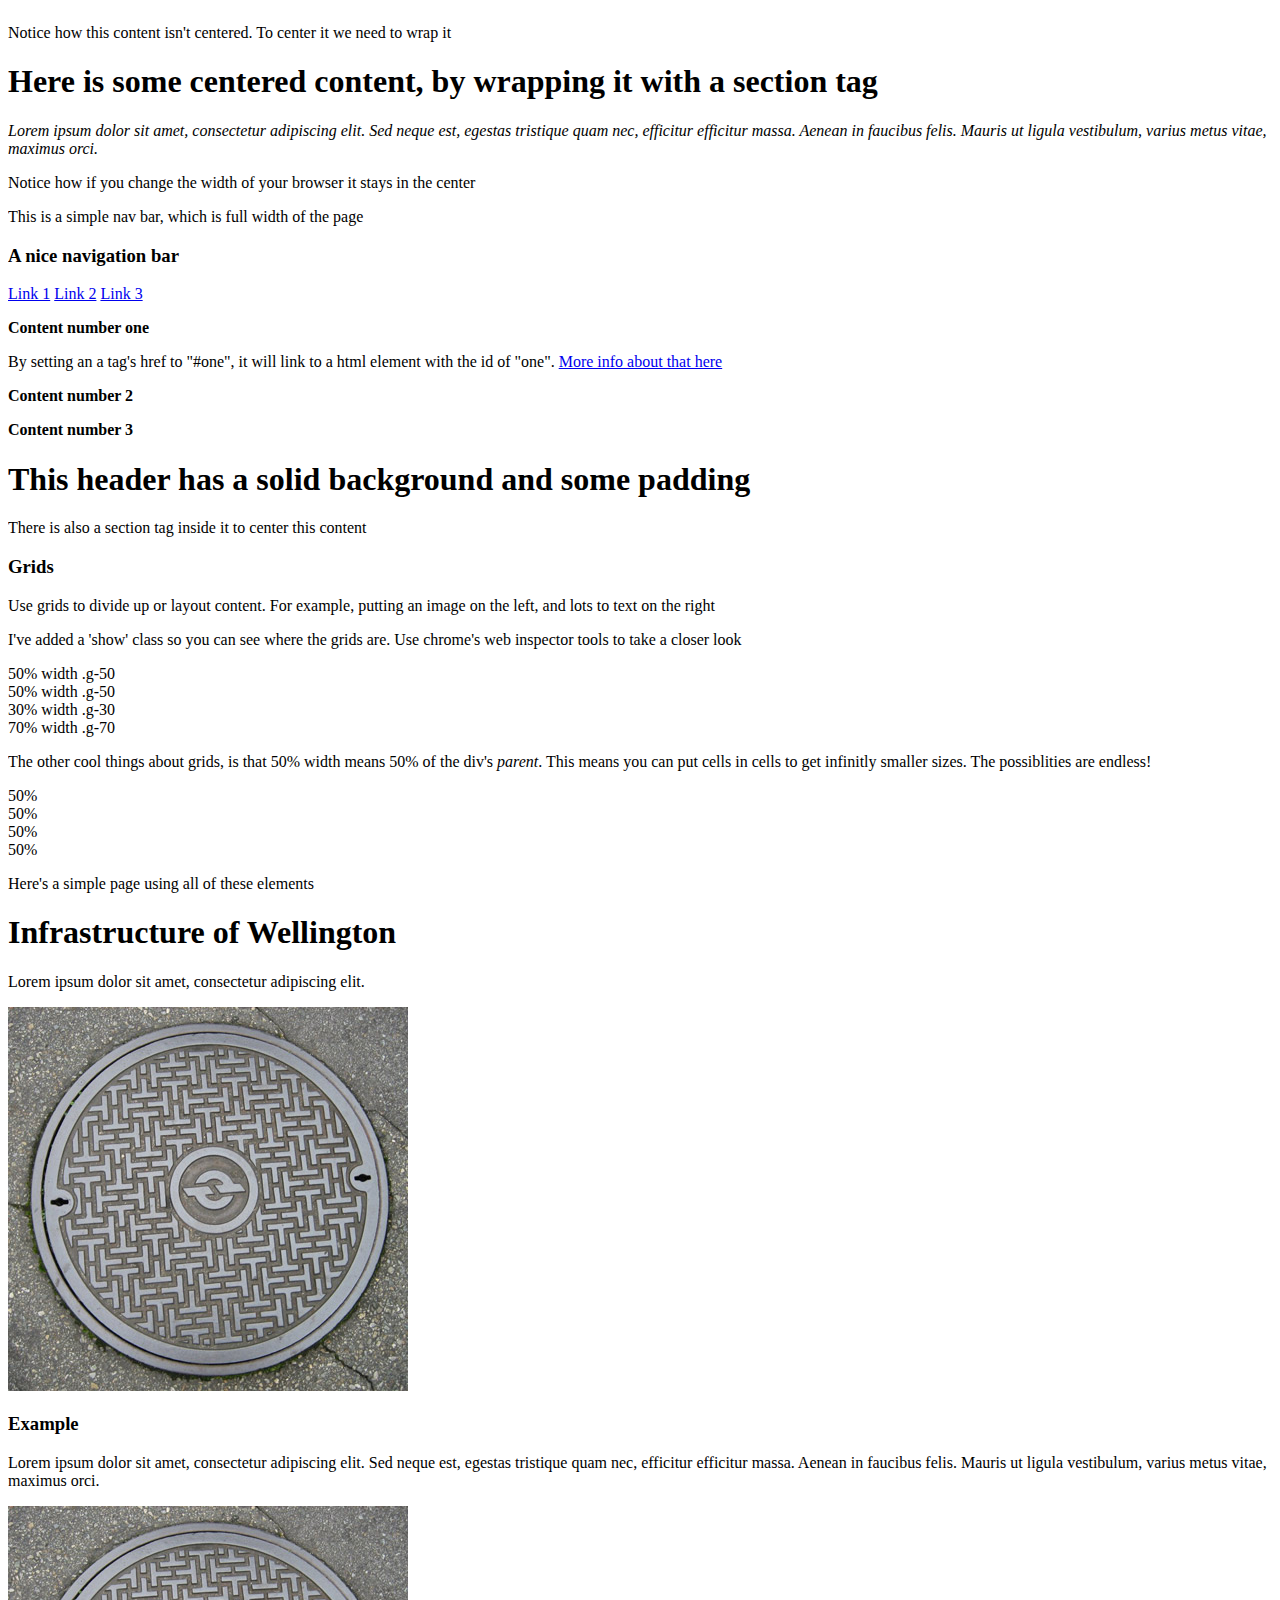
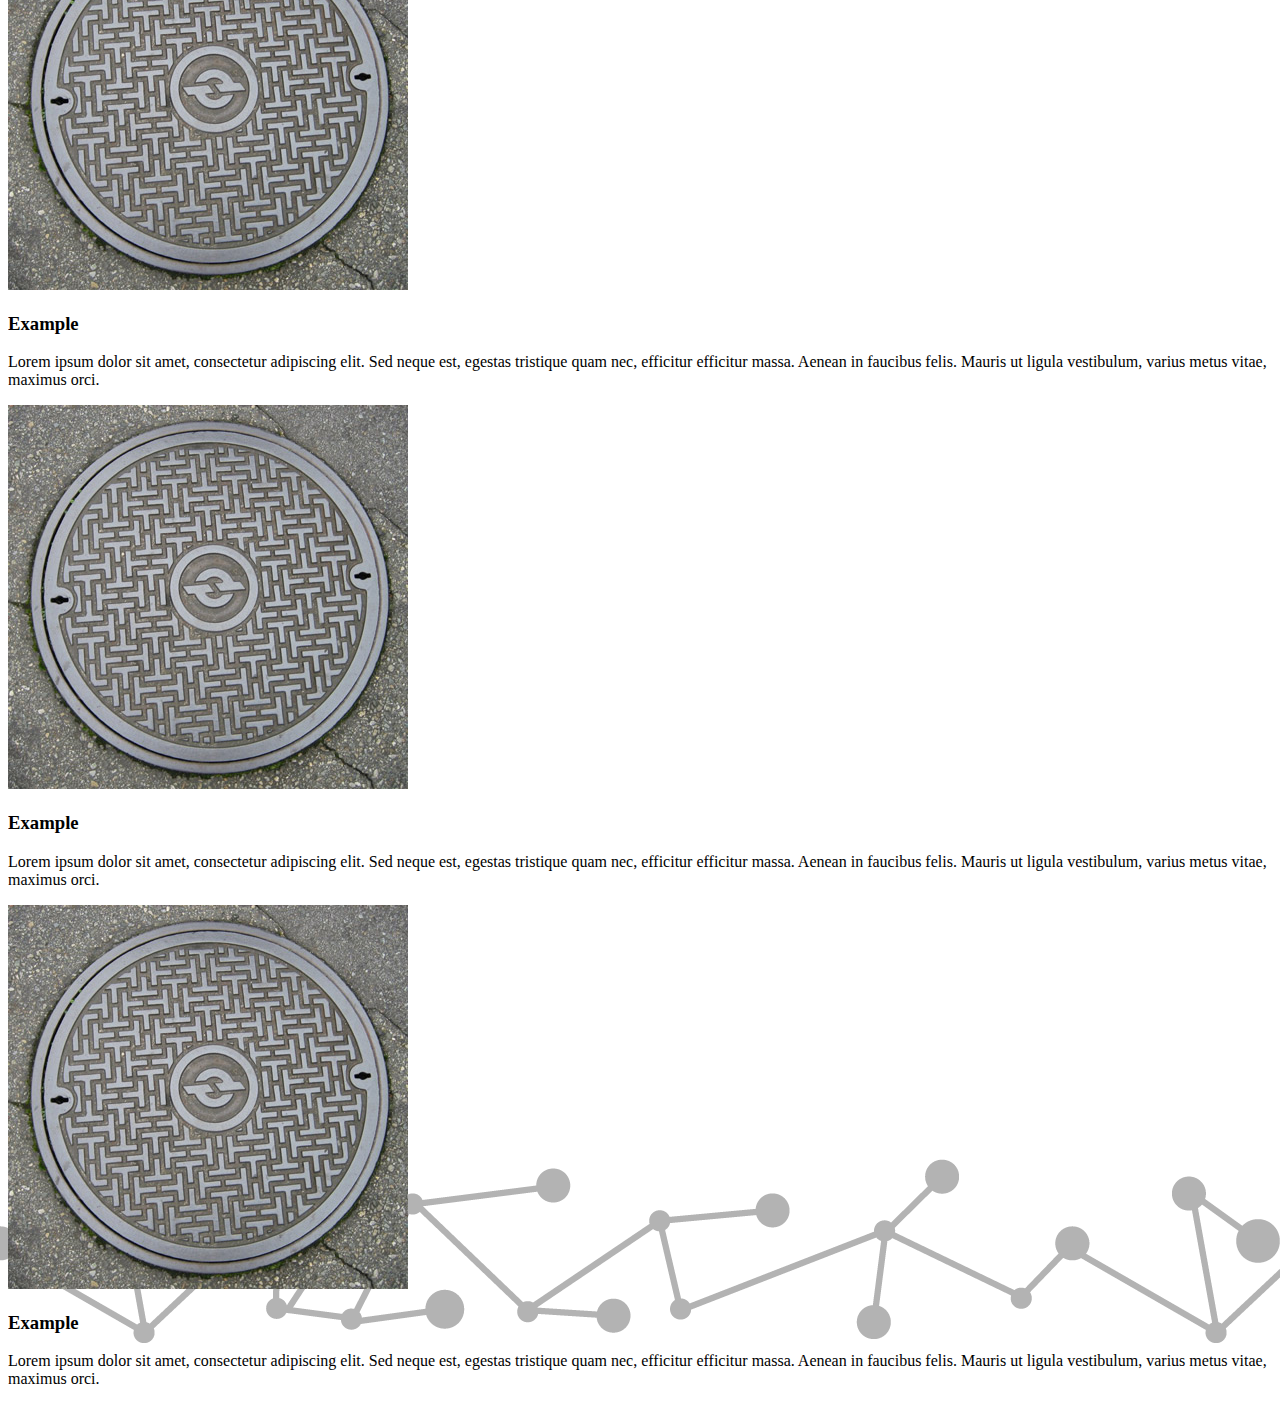
<file: zzindex.html>
<!DOCTYPE HTML>

<html>

<head>
	<meta http-equiv="Content-Type" content="text/html; charset=UTF-8" />
	<title>Testing NZY</title>
	<link rel="stylesheet" type="text/css" href="css/style.css">
</head>

<body>

<p>Notice how this content isn't centered. To center it we need to wrap it</p>

	<section>
		<h1>Here is some centered content, by wrapping it with a section tag</h1>
		<p><em>Lorem ipsum dolor sit amet, consectetur adipiscing elit. Sed neque est, egestas tristique quam nec, efficitur efficitur massa. Aenean in faucibus felis. Mauris ut ligula vestibulum, varius metus vitae, maximus orci. </em></p>

		<p>Notice how if you change the width of your browser it stays in the center</p>
	</section>

	<section>
		<p>This is a simple nav bar, which is full width of the page</p>
	</section>
	<nav>
		<h3>A nice navigation bar</h3>
		<a href="#one">Link 1</a>
		<a href="#two">Link 2</a>
		<a href="#three">Link 3</a>
	</nav>

	<section id="one">
		<p><strong>Content number one</strong></p>
		<p>By setting an a tag's href to "#one", it will link to a html element with the id of "one". <a href="https://css-tricks.com/hash-tag-links-padding/">More info about that here</a></p>
	</section>

	<section id="two">
		<p><strong>Content number 2</strong></p>
	</section>

	<section id="three">
		<p><strong>Content number 3</strong></p>
	</section>

	<header>
		<section>
			<h1>This header has a solid background and some padding</h1>
			<p>There is also a section tag inside it to center this content</p>
		</section>
	</header>

	

	<section>
		<h3>Grids</h3>

		<p>Use grids to divide up or layout content. For example, putting an image on the left, and lots to text on the right</p>

		<p>I've added a 'show' class so you can see where the grids are. Use chrome's web inspector tools to take a closer look</p>


		<div class="g-row show"> <!--first wrap all grid cells in a g-row-->
			<div class="g-50 show">
				50% width .g-50
			</div>
			<div class="g-50 show">
				50% width .g-50
			</div>

			<div class="g-30 show">
				30% width .g-30
			</div>

			<div class="g-70 show">
				70% width .g-70
			</div>
		</div>

		<p>The other cool things about grids, is that 50% width means 50% of the div's <em>parent</em>. This means you can put cells in cells to get infinitly smaller sizes. The possiblities are endless!</p>

		<div class="g-row show"> <!--first wrap all grid cells in a g-row-->
			<div class="g-50 show">
				<div class="g-50 show">
					<div class="g-50 show">
						50%
					</div>
					<div class="g-50 show">
						50%
					</div>
				</div>
				<div class="g-50 show">
					50%
				</div>
			</div>
			<div class="g-50 show">
				50%
			</div>
		</div>

		<p>Here's a simple page using all of these elements</p>
	</section>

	<header>
		<section>
			<h1>Infrastructure of Wellington</h1>
			<p>Lorem ipsum dolor sit amet, consectetur adipiscing elit.</p>
		</section>
	</header>

	<section>
		<div class="g-row">
			<div class="g-30">
				<img src="img/cover.jpg">
			</div>
			<div class="g-70 padded">
				<h3>Example</h3>
				<p>Lorem ipsum dolor sit amet, consectetur adipiscing elit. Sed neque est, egestas tristique quam nec, efficitur efficitur massa. Aenean in faucibus felis. Mauris ut ligula vestibulum, varius metus vitae, maximus orci.</p>
			</div>
		</div>

		<div class="g-row">
			<div class="g-30">
				<img src="img/cover.jpg">
			</div>
			<div class="g-70 padded">
				<h3>Example</h3>
				<p>Lorem ipsum dolor sit amet, consectetur adipiscing elit. Sed neque est, egestas tristique quam nec, efficitur efficitur massa. Aenean in faucibus felis. Mauris ut ligula vestibulum, varius metus vitae, maximus orci.</p>
			</div>
		</div>

		<div class="g-row">
			<div class="g-30">
				<img src="img/cover.jpg">
			</div>
			<div class="g-70 padded">
				<h3>Example</h3>
				<p>Lorem ipsum dolor sit amet, consectetur adipiscing elit. Sed neque est, egestas tristique quam nec, efficitur efficitur massa. Aenean in faucibus felis. Mauris ut ligula vestibulum, varius metus vitae, maximus orci.</p>
			</div>
		</div>

		<div class="g-row">
			<div class="g-30">
				<img src="img/cover.jpg">
			</div>
			<div class="g-70 padded">
				<h3>Example</h3>
				<p>Lorem ipsum dolor sit amet, consectetur adipiscing elit. Sed neque est, egestas tristique quam nec, efficitur efficitur massa. Aenean in faucibus felis. Mauris ut ligula vestibulum, varius metus vitae, maximus orci.</p>
			</div>
		</div>
	</section>

</body>

</html>
</file>
<file: css/style.css>
html, body {
	overflow:hidden;
}

body {
	background-image: url(../img/bgart.png);
	background-repeat: repeat-x;
	background-position:left bottom;
	background-size: auto auto;
}
</file>
